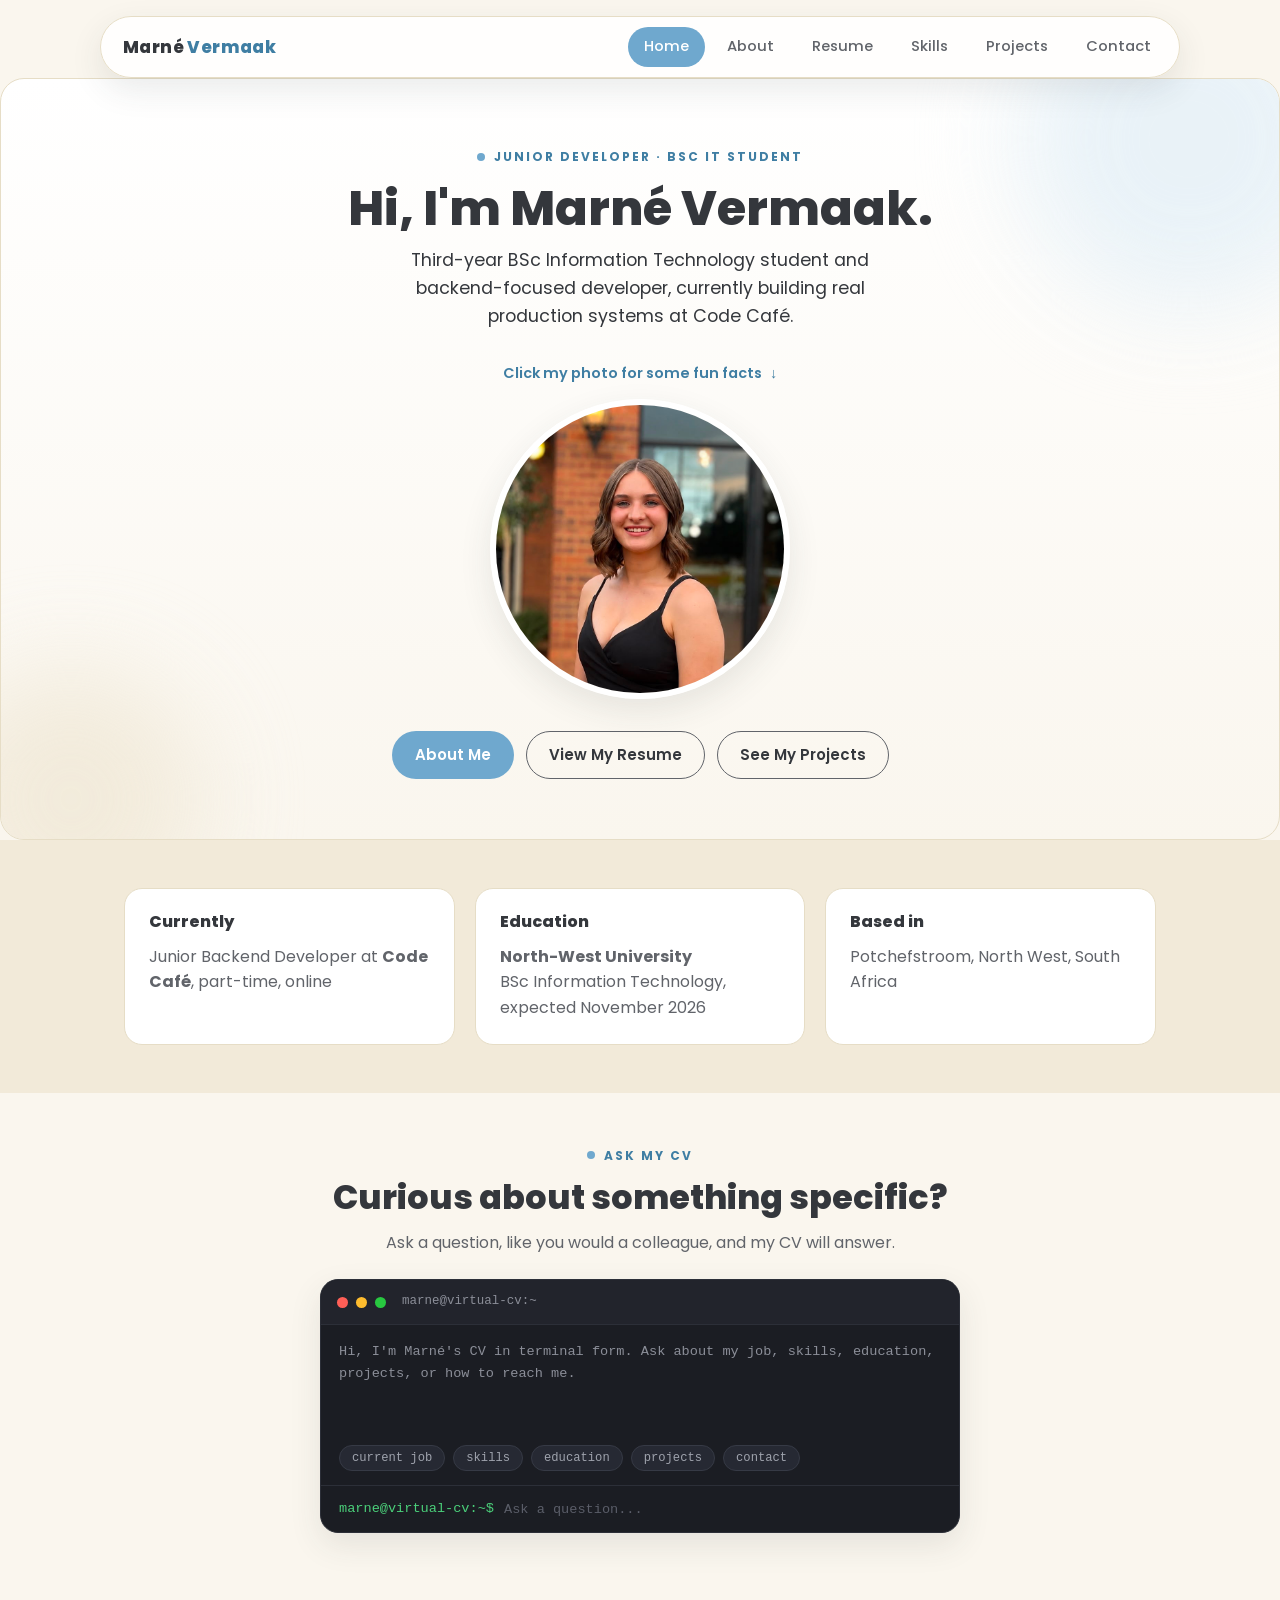
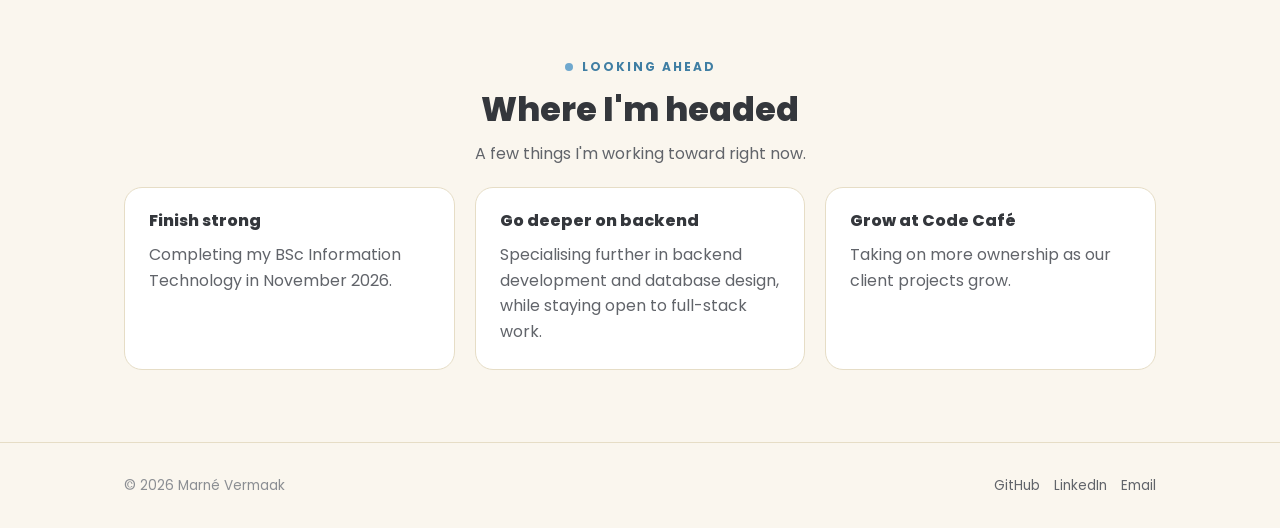
<file: index.html>
<!DOCTYPE html>
<html lang="en">
<head>
<meta charset="UTF-8">
<meta name="viewport" content="width=device-width, initial-scale=1.0">
<title>Marné Vermaak - Backend Developer</title>
<meta name="description" content="Marné Vermaak, third-year BSc IT student and backend developer.">
<link rel="stylesheet" href="css/style.css">
</head>
<body data-page="home">

<nav class="site-nav">
  <div class="wrap">
    <a href="index.html" class="nav-brand">Marné <span>Vermaak</span></a>
    <ul class="nav-links">
      <li><a href="index.html" data-page="home">Home</a></li>
      <li><a href="about.html" data-page="about">About</a></li>
      <li><a href="resume.html" data-page="resume">Resume</a></li>
      <li><a href="skills.html" data-page="skills">Skills</a></li>
      <li><a href="projects.html" data-page="projects">Projects</a></li>
      <li><a href="contact.html" data-page="contact">Contact</a></li>
    </ul>
    <button class="nav-toggle" aria-label="Toggle menu"><span></span><span></span><span></span></button>
  </div>
</nav>

<header class="hero-blobs">
  <div class="wrap" style="padding-top:64px; padding-bottom:60px; text-align:center;">
    <div class="section-label" style="justify-content:center;">Junior Developer &middot; BSc IT Student</div>
    <h1 style="font-size:clamp(2.2rem, 5vw, 3rem); margin-bottom:10px;">Hi, I'm Marné Vermaak.</h1>
    <p class="lede" style="max-width:520px; margin:0 auto 30px auto;">Third-year BSc Information Technology student and backend-focused developer, currently building real production systems at Code Café.</p>

    <div class="flip-hint" style="justify-content:center; width:100%;">Click my photo for some fun facts <span class="arrow">&darr;</span></div>

    <div class="flip-card-wrap">
      <div class="flip-card" id="meetCard" tabindex="0" role="button" aria-pressed="false" aria-label="Click to flip the photo and read more about Marné">
        <div class="flip-card-inner">
          <div class="flip-card-front">
            <img src="assets/headshot.png" alt="Marné Vermaak">
          </div>
          <div class="flip-card-back">
            <h3>A few fun facts</h3>
            <ul class="fact-list">
              <li>&#128062; Dog mum to Nacho &amp; Pepper</li>
              <li>&#128142; Bride-to-be, currently deep in wedding planning</li>
              <li>&#127942; Competitive at sport, but a good sport about it too</li>
              <li>&#128250; Can binge a whole series in a day, no shame</li>
              <li>&#127950; Low-key dream: IT department for an F1 team, someday</li>
              <li>&#128105; Second oldest of four sisters</li>
            </ul>
            <p class="flip-back-hint">Click to flip back</p>
          </div>
        </div>
      </div>
    </div>

    <div class="btn-row" style="justify-content:center; margin-top:32px;">
      <a href="about.html" class="btn btn-primary">About Me</a>
      <a href="resume.html" class="btn btn-outline">View My Resume</a>
      <a href="projects.html" class="btn btn-outline">See My Projects</a>
    </div>
  </div>
</header>

<section class="tight" style="background:var(--surface-alt);">
  <div class="wrap reveal">
    <div style="display:grid; grid-template-columns:repeat(auto-fit, minmax(220px, 1fr)); gap:20px;">
      <div class="card">
        <h3 style="font-size:1rem;">Currently</h3>
        <p style="margin:0;">Junior Backend Developer at <strong>Code Café</strong>, part-time, online</p>
      </div>
      <div class="card">
        <h3 style="font-size:1rem;">Education</h3>
        <p style="margin:0;"><strong>North-West University</strong><br>BSc Information Technology, expected November 2026</p>
      </div>
      <div class="card">
        <h3 style="font-size:1rem;">Based in</h3>
        <p style="margin:0;">Potchefstroom, North West, South Africa</p>
      </div>
    </div>
  </div>
</section>

<section class="tight">
  <div class="wrap reveal" style="text-align:center;">
    <div class="section-label" style="justify-content:center;">Ask My CV</div>
    <h2>Curious about something specific?</h2>
    <p style="max-width:520px; margin:0 auto 24px auto;">Ask a question, like you would a colleague, and my CV will answer.</p>

    <div class="terminal-card">
      <div class="terminal-titlebar">
        <span class="terminal-dot dot-red"></span>
        <span class="terminal-dot dot-yellow"></span>
        <span class="terminal-dot dot-green"></span>
        <span class="terminal-titlebar-label">marne@virtual-cv:~</span>
      </div>
      <div class="terminal-body" id="terminalBody">
        <div class="terminal-line terminal-system">Hi, I'm Marné's CV in terminal form. Ask about my job, skills, education, projects, or how to reach me.</div>
      </div>
      <div class="terminal-chips" id="terminalChips">
        <button type="button" data-q="What's your current job?">current job</button>
        <button type="button" data-q="What are your skills?">skills</button>
        <button type="button" data-q="What's your education?">education</button>
        <button type="button" data-q="What projects have you worked on?">projects</button>
        <button type="button" data-q="How can I contact you?">contact</button>
      </div>
      <form class="terminal-input-row" id="terminalForm">
        <span class="terminal-prompt">marne@virtual-cv:~$</span>
        <input type="text" id="terminalInput" class="terminal-input" placeholder="Ask a question..." autocomplete="off" aria-label="Ask my CV a question">
      </form>
    </div>
  </div>
</section>

<section>
  <div class="wrap reveal" style="text-align:center;">
    <div class="section-label" style="justify-content:center;">Looking Ahead</div>
    <h2>Where I'm headed</h2>
    <p style="max-width:520px; margin:0 auto 20px auto;">A few things I'm working toward right now.</p>
    <div style="display:grid; grid-template-columns:repeat(auto-fit, minmax(220px, 1fr)); gap:20px; margin-top:12px; text-align:left;">
      <div class="card">
        <h3 style="font-size:1rem;">Finish strong</h3>
        <p style="margin:0;">Completing my BSc Information Technology in November 2026.</p>
      </div>
      <div class="card">
        <h3 style="font-size:1rem;">Go deeper on backend</h3>
        <p style="margin:0;">Specialising further in backend development and database design, while staying open to full-stack work.</p>
      </div>
      <div class="card">
        <h3 style="font-size:1rem;">Grow at Code Café</h3>
        <p style="margin:0;">Taking on more ownership as our client projects grow.</p>
      </div>
    </div>
  </div>
</section>

<footer class="site-footer">
  <div class="wrap">
    <div>© 2026 Marné Vermaak</div>
    <div class="footer-socials">
      <a href="https://github.com/nowUCme22" target="_blank" rel="noopener">GitHub</a>
      <a href="https://www.linkedin.com/in/marné-vermaak" target="_blank" rel="noopener">LinkedIn</a>
      <a href="mailto:marnevermaak1@gmail.com">Email</a>
    </div>
  </div>
</footer>

<script src="js/script.js"></script>
<script src="js/terminal.js"></script>
</body>
</html>
</file>
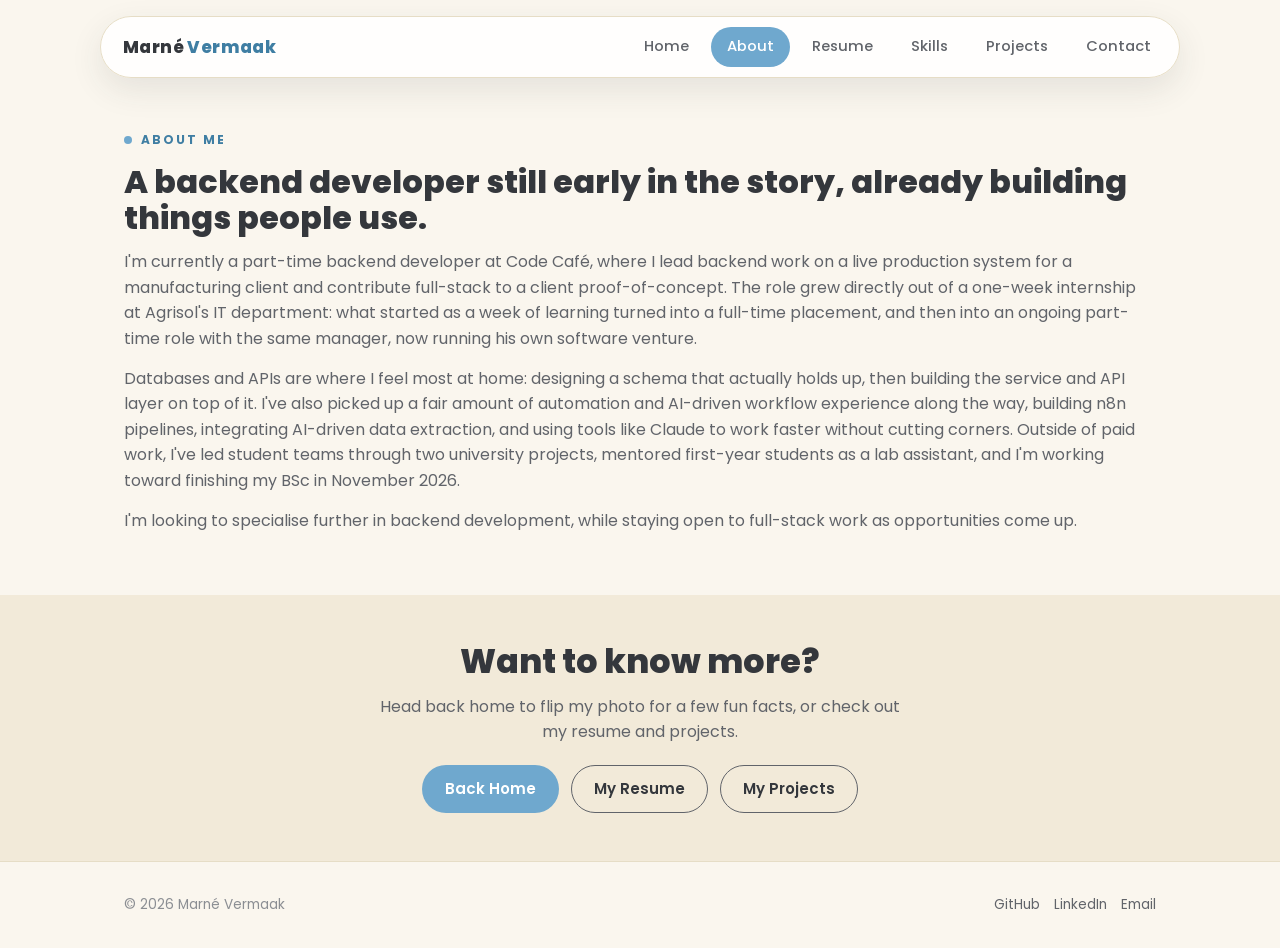
<file: about.html>
<!DOCTYPE html>
<html lang="en">
<head>
<meta charset="UTF-8">
<meta name="viewport" content="width=device-width, initial-scale=1.0">
<title>About - Marné Vermaak</title>
<meta name="description" content="About Marné Vermaak, third-year BSc IT student and backend developer.">
<link rel="stylesheet" href="css/style.css">
</head>
<body data-page="about">

<nav class="site-nav">
  <div class="wrap">
    <a href="index.html" class="nav-brand">Marné <span>Vermaak</span></a>
    <ul class="nav-links">
      <li><a href="index.html" data-page="home">Home</a></li>
      <li><a href="about.html" data-page="about">About</a></li>
      <li><a href="resume.html" data-page="resume">Resume</a></li>
      <li><a href="skills.html" data-page="skills">Skills</a></li>
      <li><a href="projects.html" data-page="projects">Projects</a></li>
      <li><a href="contact.html" data-page="contact">Contact</a></li>
    </ul>
    <button class="nav-toggle" aria-label="Toggle menu"><span></span><span></span><span></span></button>
  </div>
</nav>

<section class="tight">
  <div class="wrap reveal">
    <div class="section-label">About Me</div>
    <h1 style="font-size:2rem;">A backend developer still early in the story, already building things people use.</h1>
    <p>I'm currently a part-time backend developer at Code Café, where I lead backend work on a live production system for a manufacturing client and contribute full-stack to a client proof-of-concept. The role grew directly out of a one-week internship at Agrisol's IT department: what started as a week of learning turned into a full-time placement, and then into an ongoing part-time role with the same manager, now running his own software venture.</p>
    <p>Databases and APIs are where I feel most at home: designing a schema that actually holds up, then building the service and API layer on top of it. I've also picked up a fair amount of automation and AI-driven workflow experience along the way, building n8n pipelines, integrating AI-driven data extraction, and using tools like Claude to work faster without cutting corners. Outside of paid work, I've led student teams through two university projects, mentored first-year students as a lab assistant, and I'm working toward finishing my BSc in November 2026.</p>
    <p>I'm looking to specialise further in backend development, while staying open to full-stack work as opportunities come up.</p>
  </div>
</section>

<section class="tight" style="background:var(--surface-alt);">
  <div class="wrap reveal" style="text-align:center;">
    <h2>Want to know more?</h2>
    <p style="max-width:520px; margin:0 auto 20px auto;">Head back home to flip my photo for a few fun facts, or check out my resume and projects.</p>
    <div class="btn-row" style="justify-content:center;">
      <a href="index.html" class="btn btn-primary">Back Home</a>
      <a href="resume.html" class="btn btn-outline">My Resume</a>
      <a href="projects.html" class="btn btn-outline">My Projects</a>
    </div>
  </div>
</section>

<footer class="site-footer">
  <div class="wrap">
    <div>© 2026 Marné Vermaak</div>
    <div class="footer-socials">
      <a href="https://github.com/nowUCme22" target="_blank" rel="noopener">GitHub</a>
      <a href="https://www.linkedin.com/in/marné-vermaak" target="_blank" rel="noopener">LinkedIn</a>
      <a href="mailto:marnevermaak1@gmail.com">Email</a>
    </div>
  </div>
</footer>

<script src="js/script.js"></script>
</body>
</html>
</file>
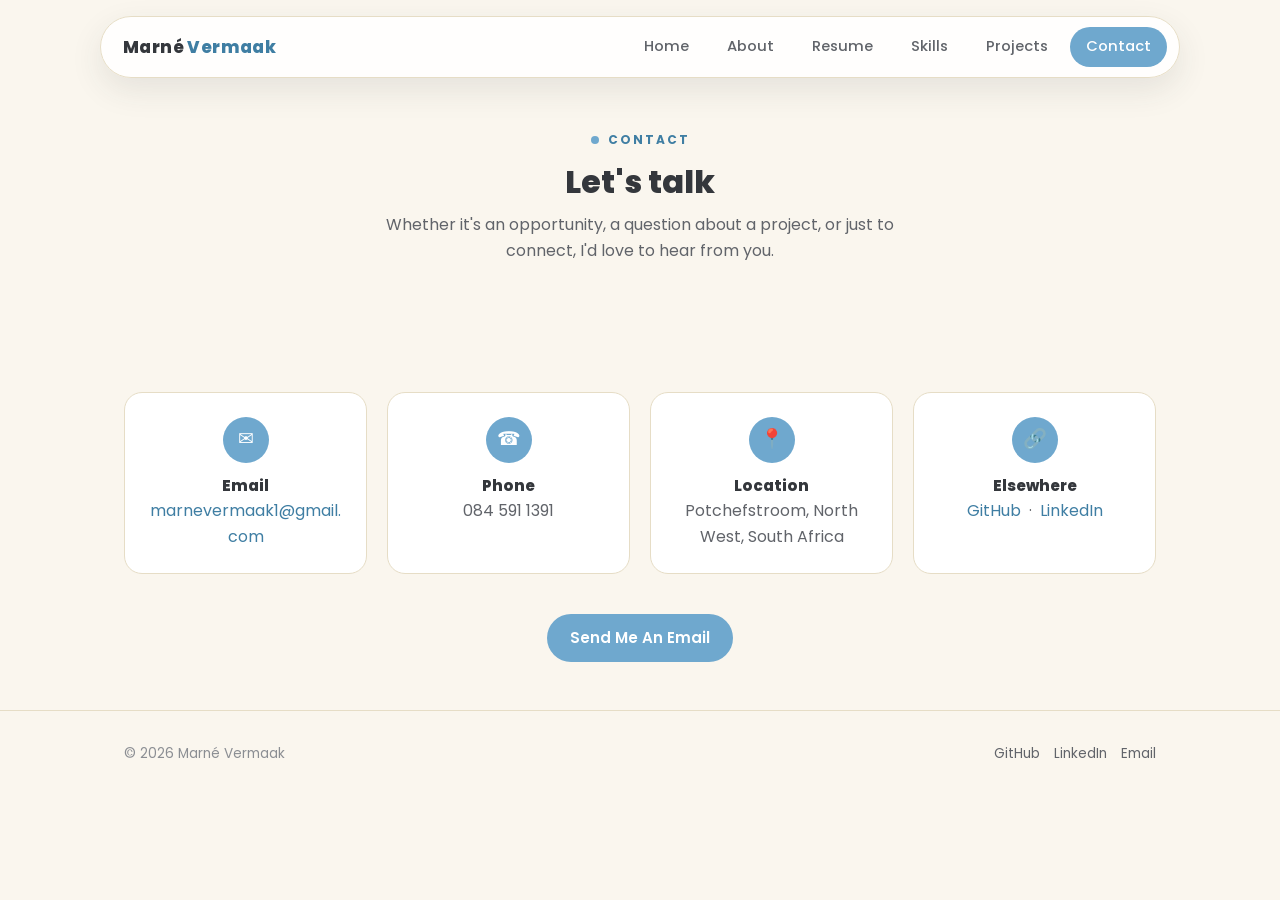
<file: contact.html>
<!DOCTYPE html>
<html lang="en">
<head>
<meta charset="UTF-8">
<meta name="viewport" content="width=device-width, initial-scale=1.0">
<title>Contact - Marné Vermaak</title>
<link rel="stylesheet" href="css/style.css">
<style>
  .contact-grid { display: grid; grid-template-columns: repeat(auto-fit, minmax(240px, 1fr)); gap: 20px; margin-top: 32px; }
  .contact-card { text-align: center; min-width: 0; }
  .contact-icon {
    width: 46px; height: 46px; border-radius: 50%;
    background: var(--blue); color: #fff;
    display: flex; align-items: center; justify-content: center;
    margin: 0 auto 14px auto; font-size: 1.2rem;
  }
  .contact-card h3 { font-size: 0.95rem; margin-bottom: 4px; }
  .contact-card p { margin: 0; overflow-wrap: break-word; word-break: break-word; }
</style>
</head>
<body data-page="contact">

<nav class="site-nav">
  <div class="wrap">
    <a href="index.html" class="nav-brand">Marné <span>Vermaak</span></a>
    <ul class="nav-links">
      <li><a href="index.html" data-page="home">Home</a></li>
      <li><a href="about.html" data-page="about">About</a></li>
      <li><a href="resume.html" data-page="resume">Resume</a></li>
      <li><a href="skills.html" data-page="skills">Skills</a></li>
      <li><a href="projects.html" data-page="projects">Projects</a></li>
      <li><a href="contact.html" data-page="contact">Contact</a></li>
    </ul>
    <button class="nav-toggle" aria-label="Toggle menu"><span></span><span></span><span></span></button>
  </div>
</nav>

<section class="tight">
  <div class="wrap reveal" style="text-align:center;">
    <div class="section-label">Contact</div>
    <h1 style="font-size:2rem;">Let's talk</h1>
    <p style="max-width:520px; margin:0 auto;">Whether it's an opportunity, a question about a project, or just to connect, I'd love to hear from you.</p>
  </div>
</section>

<section class="tight">
  <div class="wrap">
    <div class="contact-grid">
      <div class="card contact-card reveal">
        <div class="contact-icon">&#9993;</div>
        <h3>Email</h3>
        <p><a href="mailto:marnevermaak1@gmail.com">marnevermaak1@gmail.com</a></p>
      </div>
      <div class="card contact-card reveal">
        <div class="contact-icon">&#9742;</div>
        <h3>Phone</h3>
        <p>084 591 1391</p>
      </div>
      <div class="card contact-card reveal">
        <div class="contact-icon">&#128205;</div>
        <h3>Location</h3>
        <p>Potchefstroom, North West, South Africa</p>
      </div>
      <div class="card contact-card reveal">
        <div class="contact-icon">&#128279;</div>
        <h3>Elsewhere</h3>
        <p>
          <a href="https://github.com/nowUCme22" target="_blank" rel="noopener">GitHub</a>
          &nbsp;&middot;&nbsp;
          <a href="https://www.linkedin.com/in/marné-vermaak" target="_blank" rel="noopener">LinkedIn</a>
        </p>
      </div>
    </div>
    <div style="text-align:center; margin-top:40px;">
      <a href="mailto:marnevermaak1@gmail.com" class="btn btn-primary">Send Me An Email</a>
    </div>
  </div>
</section>

<footer class="site-footer">
  <div class="wrap">
    <div>© 2026 Marné Vermaak</div>
    <div class="footer-socials">
      <a href="https://github.com/nowUCme22" target="_blank" rel="noopener">GitHub</a>
      <a href="https://www.linkedin.com/in/marné-vermaak" target="_blank" rel="noopener">LinkedIn</a>
      <a href="mailto:marnevermaak1@gmail.com">Email</a>
    </div>
  </div>
</footer>

<script src="js/script.js"></script>
</body>
</html>
</file>
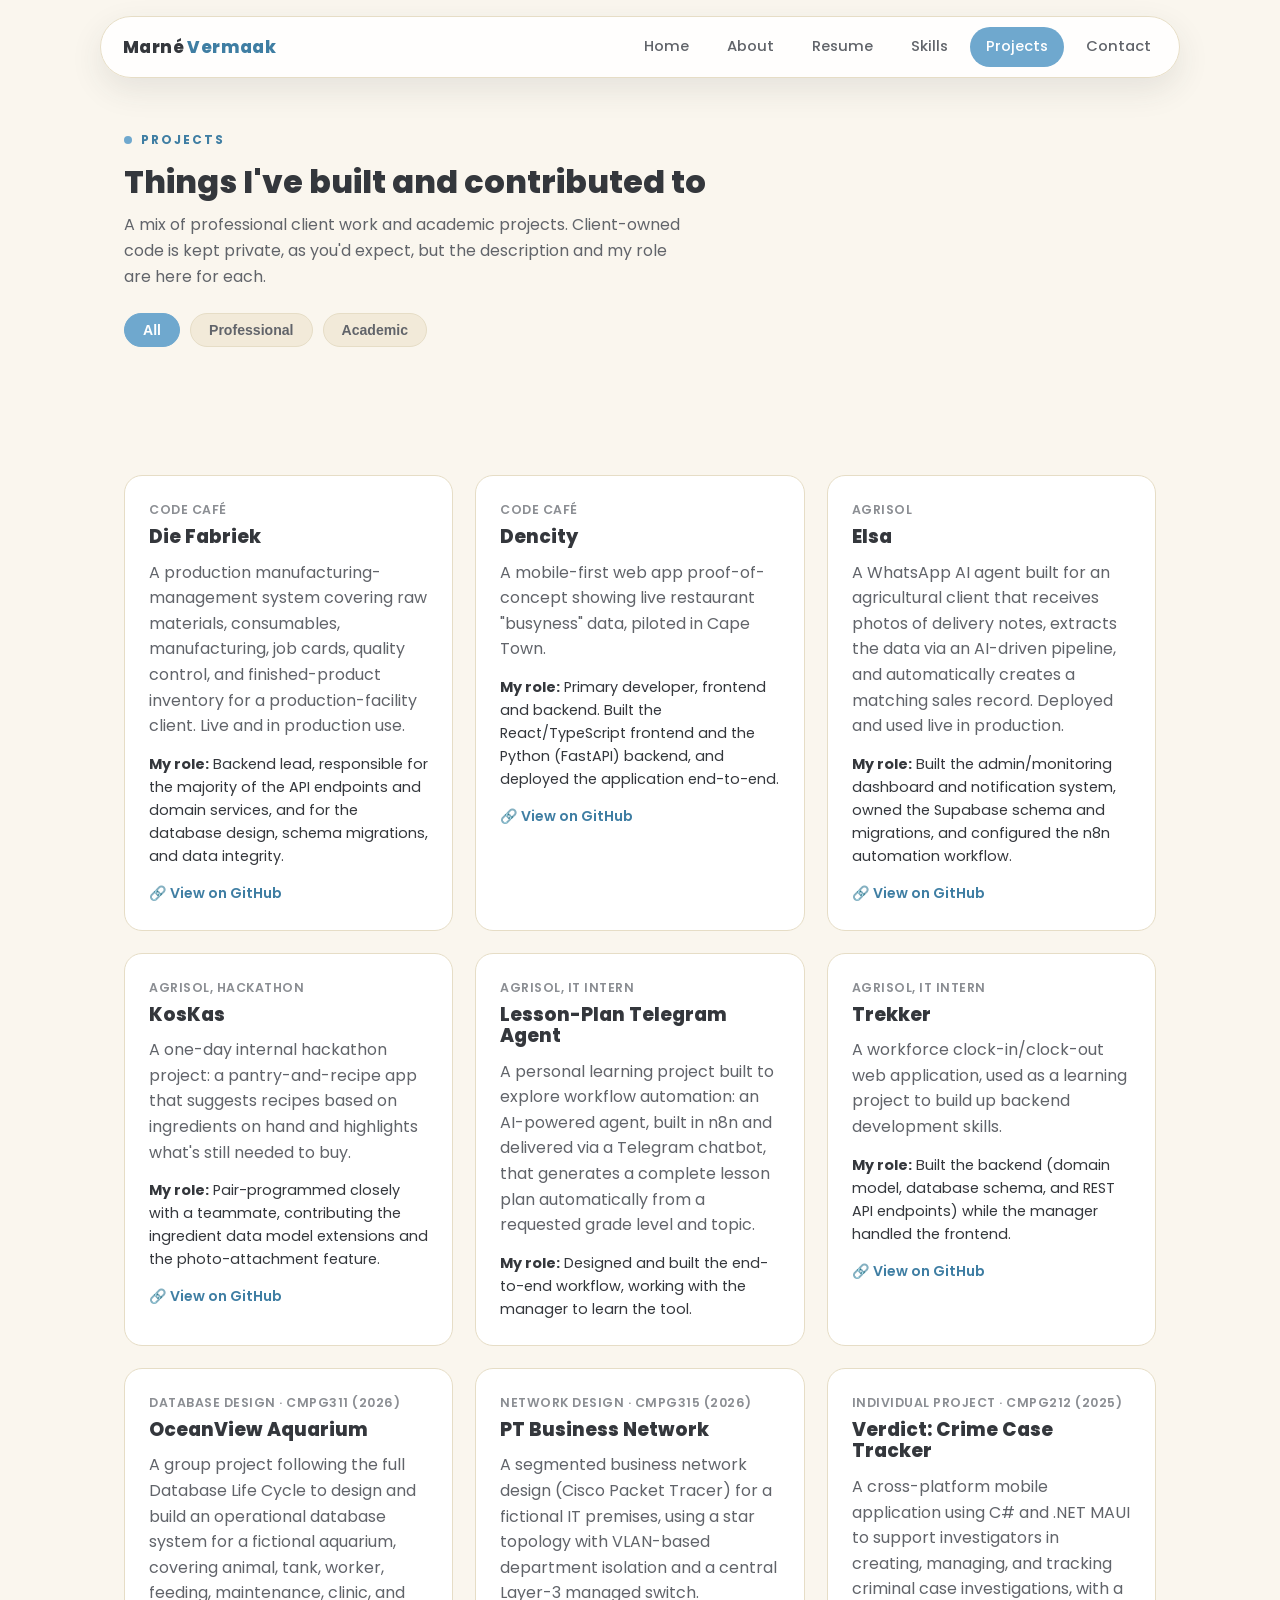
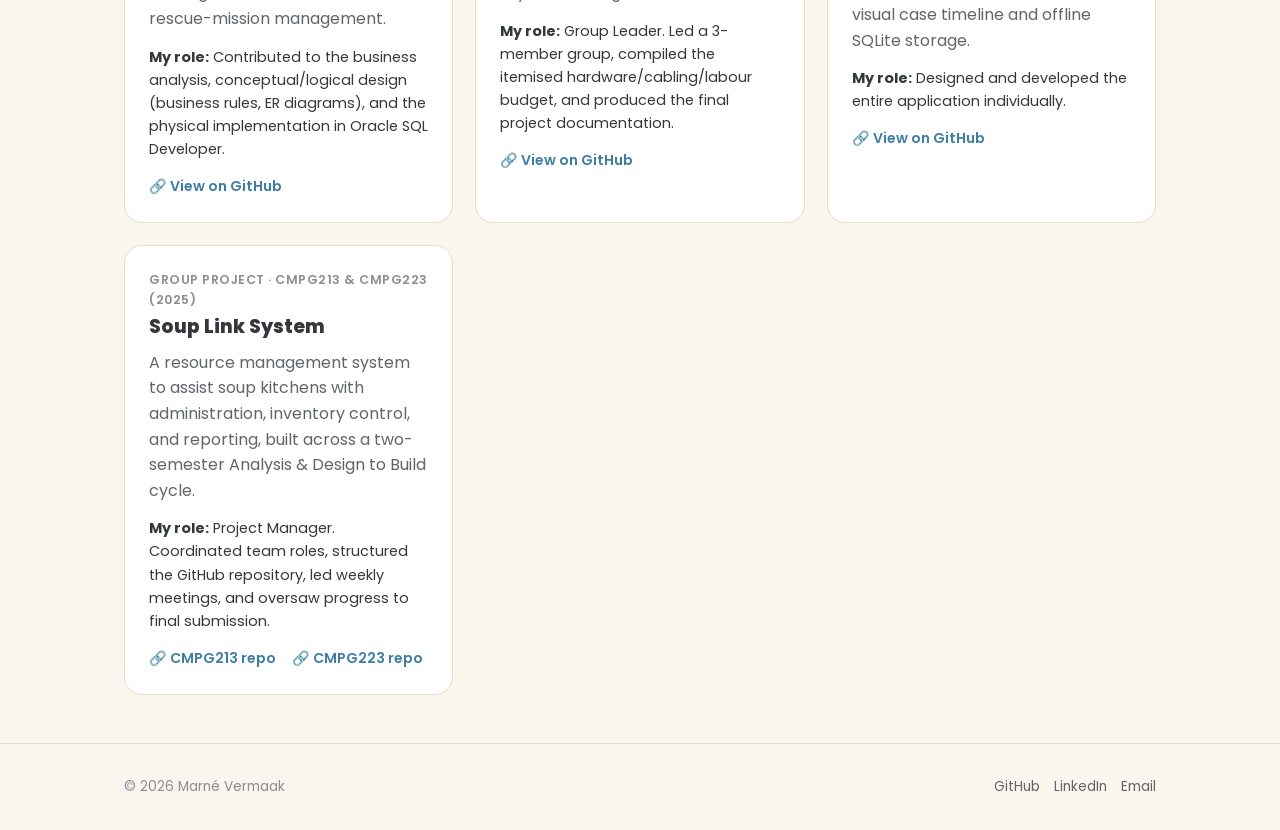
<file: projects.html>
<!DOCTYPE html>
<html lang="en">
<head>
<meta charset="UTF-8">
<meta name="viewport" content="width=device-width, initial-scale=1.0">
<title>Projects - Marné Vermaak</title>
<link rel="stylesheet" href="css/style.css">
<style>
  .filter-bar { display: flex; gap: 10px; flex-wrap: wrap; margin: 24px 0 8px 0; }
  .filter-bar button {
    background: var(--surface-alt);
    border: 1px solid var(--line);
    color: var(--ink-soft);
    padding: 8px 18px;
    border-radius: 999px;
    font-weight: 600;
    font-size: 0.88rem;
    cursor: pointer;
    transition: background 0.2s ease, color 0.2s ease;
  }
  .filter-bar button.active { background: var(--blue); color: #fff; border-color: var(--blue); }
  .projects-grid { display: grid; grid-template-columns: repeat(auto-fit, minmax(300px, 1fr)); gap: 22px; margin-top: 24px; }
  .project-tag { font-size: 0.78rem; color: var(--muted); text-transform: uppercase; letter-spacing: 0.5px; font-weight: 600; margin-bottom: 6px; }
  .project-role { font-size: 0.9rem; margin-top: 10px; }
  .repo-link { display: inline-flex; align-items: center; gap: 6px; margin-top: 14px; font-weight: 600; font-size: 0.88rem; }
  .repo-private { display: inline-flex; align-items: center; gap: 6px; margin-top: 14px; font-size: 0.85rem; color: var(--muted); font-style: italic; }
  .repo-none { display: inline-flex; align-items: center; gap: 6px; margin-top: 14px; font-size: 0.85rem; color: var(--muted); font-style: italic; }
</style>
</head>
<body data-page="projects">

<nav class="site-nav">
  <div class="wrap">
    <a href="index.html" class="nav-brand">Marné <span>Vermaak</span></a>
    <ul class="nav-links">
      <li><a href="index.html" data-page="home">Home</a></li>
      <li><a href="about.html" data-page="about">About</a></li>
      <li><a href="resume.html" data-page="resume">Resume</a></li>
      <li><a href="skills.html" data-page="skills">Skills</a></li>
      <li><a href="projects.html" data-page="projects">Projects</a></li>
      <li><a href="contact.html" data-page="contact">Contact</a></li>
    </ul>
    <button class="nav-toggle" aria-label="Toggle menu"><span></span><span></span><span></span></button>
  </div>
</nav>

<section class="tight">
  <div class="wrap reveal">
    <div class="section-label">Projects</div>
    <h1 style="font-size:2rem;">Things I've built and contributed to</h1>
    <p style="max-width:560px;">A mix of professional client work and academic projects. Client-owned code is kept private, as you'd expect, but the description and my role are here for each.</p>
    <div class="filter-bar">
      <button data-filter="all" class="active">All</button>
      <button data-filter="professional">Professional</button>
      <button data-filter="academic">Academic</button>
    </div>
  </div>
</section>

<section class="tight">
  <div class="wrap">
    <div class="projects-grid">

      <div class="card reveal" data-category="professional">
        <div class="project-tag">Code Café</div>
        <h3>Die Fabriek</h3>
        <p>A production manufacturing-management system covering raw materials, consumables, manufacturing, job cards, quality control, and finished-product inventory for a production-facility client. Live and in production use.</p>
        <div class="project-role"><strong>My role:</strong> Backend lead, responsible for the majority of the API endpoints and domain services, and for the database design, schema migrations, and data integrity.</div>
        <a class="repo-link" href="https://github.com/nowUCme22/die-fabriek" target="_blank" rel="noopener">&#128279; View on GitHub</a>
      </div>

      <div class="card reveal" data-category="professional">
        <div class="project-tag">Code Café</div>
        <h3>Dencity</h3>
        <p>A mobile-first web app proof-of-concept showing live restaurant "busyness" data, piloted in Cape Town.</p>
        <div class="project-role"><strong>My role:</strong> Primary developer, frontend and backend. Built the React/TypeScript frontend and the Python (FastAPI) backend, and deployed the application end-to-end.</div>
        <a class="repo-link" href="https://github.com/nowUCme22/dencity" target="_blank" rel="noopener">&#128279; View on GitHub</a>
      </div>

      <div class="card reveal" data-category="professional">
        <div class="project-tag">Agrisol</div>
        <h3>Elsa</h3>
        <p>A WhatsApp AI agent built for an agricultural client that receives photos of delivery notes, extracts the data via an AI-driven pipeline, and automatically creates a matching sales record. Deployed and used live in production.</p>
        <div class="project-role"><strong>My role:</strong> Built the admin/monitoring dashboard and notification system, owned the Supabase schema and migrations, and configured the n8n automation workflow.</div>
        <a class="repo-link" href="https://github.com/nowUCme22/elsa" target="_blank" rel="noopener">&#128279; View on GitHub</a>
      </div>

      <div class="card reveal" data-category="professional">
        <div class="project-tag">Agrisol, Hackathon</div>
        <h3>KosKas</h3>
        <p>A one-day internal hackathon project: a pantry-and-recipe app that suggests recipes based on ingredients on hand and highlights what's still needed to buy.</p>
        <div class="project-role"><strong>My role:</strong> Pair-programmed closely with a teammate, contributing the ingredient data model extensions and the photo-attachment feature.</div>
        <a class="repo-link" href="https://github.com/nowUCme22/koskas" target="_blank" rel="noopener">&#128279; View on GitHub</a>
      </div>

      <div class="card reveal" data-category="professional">
        <div class="project-tag">Agrisol, IT Intern</div>
        <h3>Lesson-Plan Telegram Agent</h3>
        <p>A personal learning project built to explore workflow automation: an AI-powered agent, built in n8n and delivered via a Telegram chatbot, that generates a complete lesson plan automatically from a requested grade level and topic.</p>
        <div class="project-role"><strong>My role:</strong> Designed and built the end-to-end workflow, working with the manager to learn the tool.</div>
      </div>

      <div class="card reveal" data-category="professional">
        <div class="project-tag">Agrisol, IT Intern</div>
        <h3>Trekker</h3>
        <p>A workforce clock-in/clock-out web application, used as a learning project to build up backend development skills.</p>
        <div class="project-role"><strong>My role:</strong> Built the backend (domain model, database schema, and REST API endpoints) while the manager handled the frontend.</div>
        <a class="repo-link" href="https://github.com/nowUCme22/trekker" target="_blank" rel="noopener">&#128279; View on GitHub</a>
      </div>

      <div class="card reveal" data-category="academic">
        <div class="project-tag">Database Design &middot; CMPG311 (2026)</div>
        <h3>OceanView Aquarium</h3>
        <p>A group project following the full Database Life Cycle to design and build an operational database system for a fictional aquarium, covering animal, tank, worker, feeding, maintenance, clinic, and rescue-mission management.</p>
        <div class="project-role"><strong>My role:</strong> Contributed to the business analysis, conceptual/logical design (business rules, ER diagrams), and the physical implementation in Oracle SQL Developer.</div>
        <a class="repo-link" href="https://github.com/nowUCme22/CMPG311" target="_blank" rel="noopener">&#128279; View on GitHub</a>
      </div>

      <div class="card reveal" data-category="academic">
        <div class="project-tag">Network Design &middot; CMPG315 (2026)</div>
        <h3>PT Business Network</h3>
        <p>A segmented business network design (Cisco Packet Tracer) for a fictional IT premises, using a star topology with VLAN-based department isolation and a central Layer-3 managed switch.</p>
        <div class="project-role"><strong>My role:</strong> Group Leader. Led a 3-member group, compiled the itemised hardware/cabling/labour budget, and produced the final project documentation.</div>
        <a class="repo-link" href="https://github.com/nowUCme22/CMPG315" target="_blank" rel="noopener">&#128279; View on GitHub</a>
      </div>

      <div class="card reveal" data-category="academic">
        <div class="project-tag">Individual Project &middot; CMPG212 (2025)</div>
        <h3>Verdict: Crime Case Tracker</h3>
        <p>A cross-platform mobile application using C# and .NET MAUI to support investigators in creating, managing, and tracking criminal case investigations, with a visual case timeline and offline SQLite storage.</p>
        <div class="project-role"><strong>My role:</strong> Designed and developed the entire application individually.</div>
        <a class="repo-link" href="https://github.com/nowUCme22/CMPG212/tree/main/Project%203%20-%20Verdict" target="_blank" rel="noopener">&#128279; View on GitHub</a>
      </div>

      <div class="card reveal" data-category="academic">
        <div class="project-tag">Group Project &middot; CMPG213 &amp; CMPG223 (2025)</div>
        <h3>Soup Link System</h3>
        <p>A resource management system to assist soup kitchens with administration, inventory control, and reporting, built across a two-semester Analysis &amp; Design to Build cycle.</p>
        <div class="project-role"><strong>My role:</strong> Project Manager. Coordinated team roles, structured the GitHub repository, led weekly meetings, and oversaw progress to final submission.</div>
        <a class="repo-link" href="https://github.com/nowUCme22/CMPG213" target="_blank" rel="noopener">&#128279; CMPG213 repo</a>
        &nbsp;&nbsp;
        <a class="repo-link" href="https://github.com/nowUCme22/CMPG223" target="_blank" rel="noopener">&#128279; CMPG223 repo</a>
      </div>

    </div>
  </div>
</section>

<footer class="site-footer">
  <div class="wrap">
    <div>© 2026 Marné Vermaak</div>
    <div class="footer-socials">
      <a href="https://github.com/nowUCme22" target="_blank" rel="noopener">GitHub</a>
      <a href="https://www.linkedin.com/in/marné-vermaak" target="_blank" rel="noopener">LinkedIn</a>
      <a href="mailto:marnevermaak1@gmail.com">Email</a>
    </div>
  </div>
</footer>

<script src="js/script.js"></script>
</body>
</html>
</file>
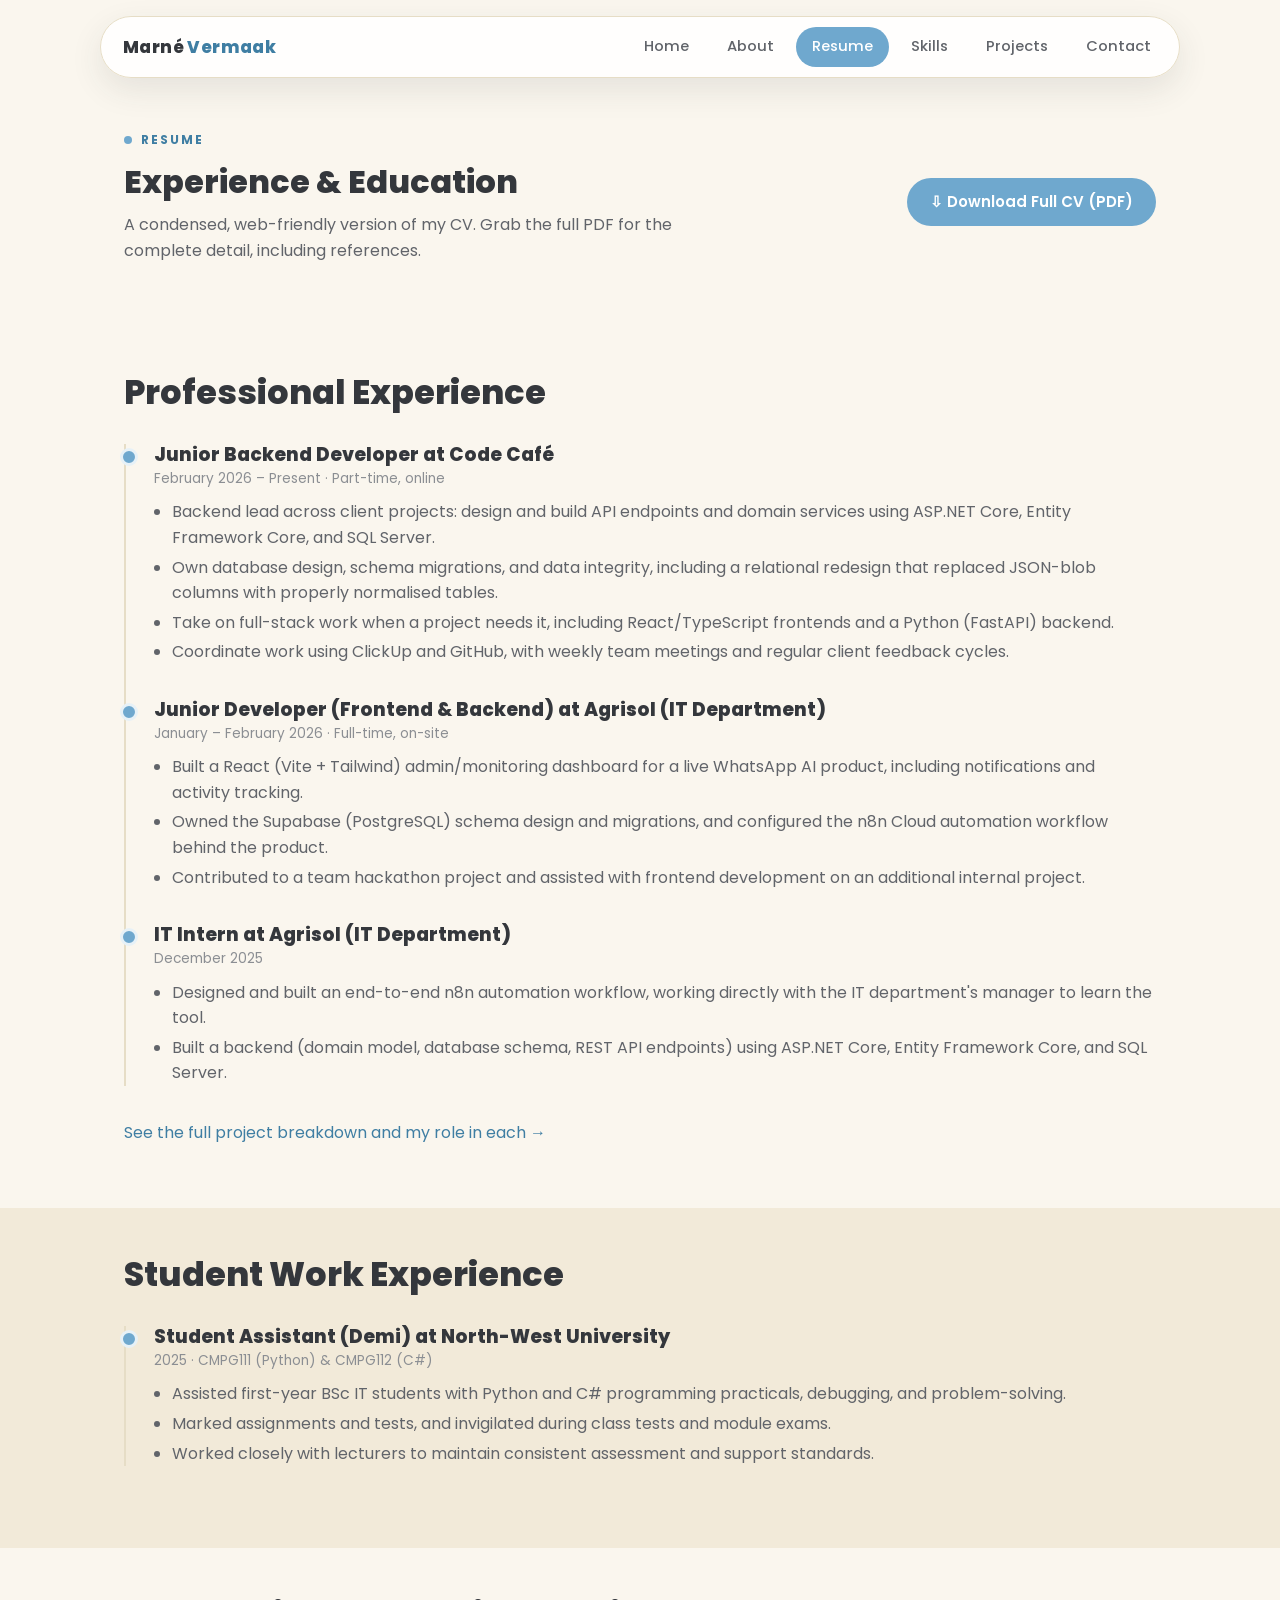
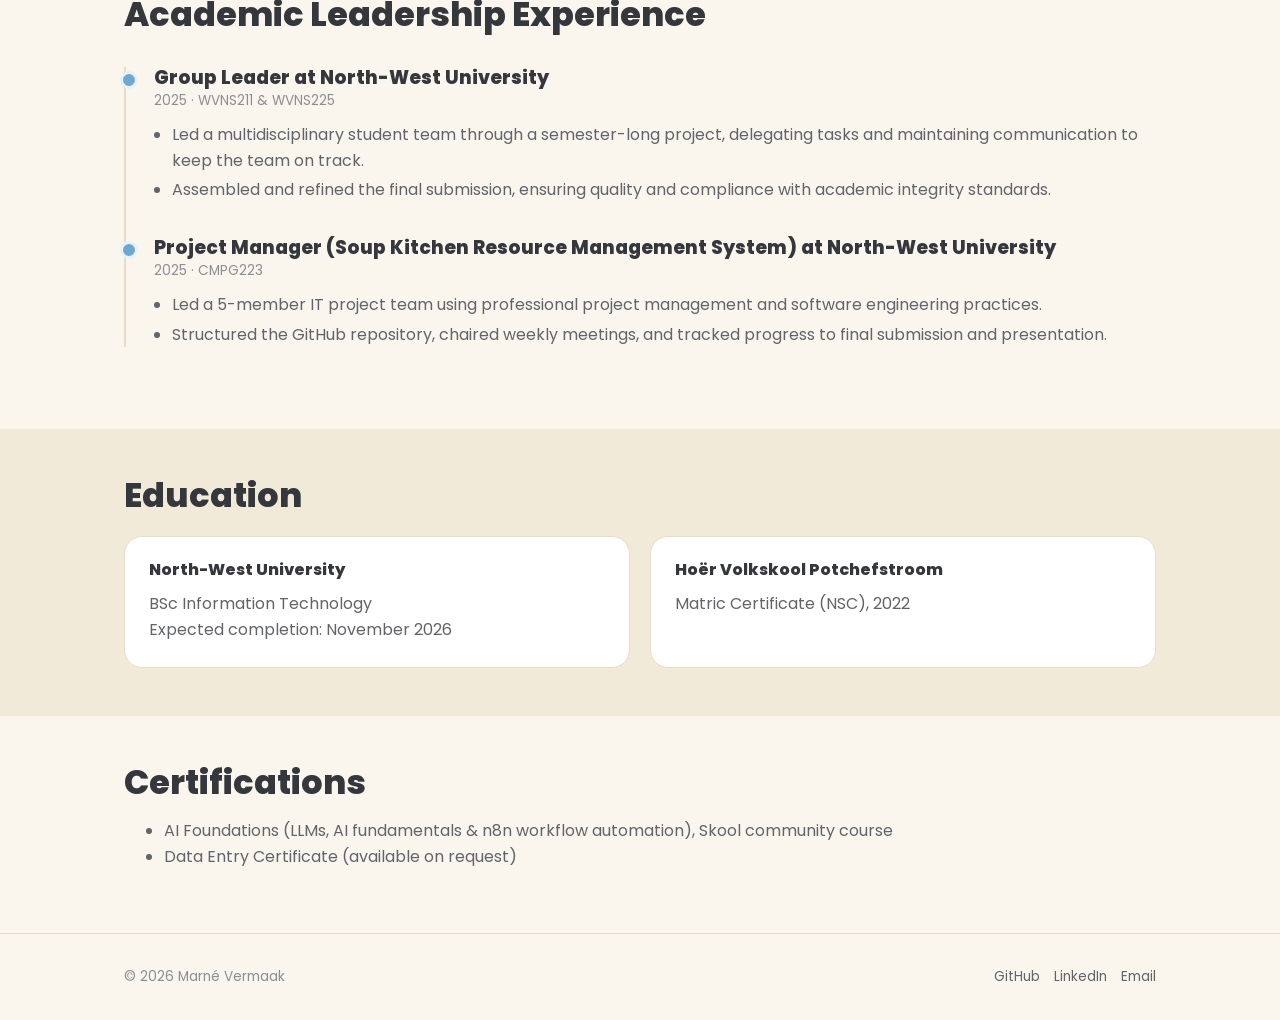
<file: resume.html>
<!DOCTYPE html>
<html lang="en">
<head>
<meta charset="UTF-8">
<meta name="viewport" content="width=device-width, initial-scale=1.0">
<title>Resume - Marné Vermaak</title>
<link rel="stylesheet" href="css/style.css">
<style>
  .timeline { border-left: 2px solid var(--line); padding-left: 28px; margin-top: 32px; }
  .timeline-item { position: relative; margin-bottom: 34px; }
  .timeline-item::before {
    content: '';
    position: absolute;
    left: -34px;
    top: 4px;
    width: 12px;
    height: 12px;
    border-radius: 50%;
    background: var(--blue);
    border: 3px solid var(--blue-soft);
  }
  .timeline-item h3 { margin-bottom: 2px; }
  .timeline-dates { font-size: 0.85rem; color: var(--muted); margin-bottom: 10px; }
  .timeline-item ul { margin: 8px 0 0 0; padding-left: 18px; color: var(--ink-soft); }
  .timeline-item li { margin-bottom: 4px; }
  .edu-grid { display: grid; grid-template-columns: repeat(auto-fit, minmax(260px, 1fr)); gap: 20px; margin-top: 20px; }
</style>
</head>
<body data-page="resume">

<nav class="site-nav">
  <div class="wrap">
    <a href="index.html" class="nav-brand">Marné <span>Vermaak</span></a>
    <ul class="nav-links">
      <li><a href="index.html" data-page="home">Home</a></li>
      <li><a href="about.html" data-page="about">About</a></li>
      <li><a href="resume.html" data-page="resume">Resume</a></li>
      <li><a href="skills.html" data-page="skills">Skills</a></li>
      <li><a href="projects.html" data-page="projects">Projects</a></li>
      <li><a href="contact.html" data-page="contact">Contact</a></li>
    </ul>
    <button class="nav-toggle" aria-label="Toggle menu"><span></span><span></span><span></span></button>
  </div>
</nav>

<section class="tight">
  <div class="wrap reveal" style="display:flex; justify-content:space-between; align-items:center; flex-wrap:wrap; gap:16px;">
    <div>
      <div class="section-label">Resume</div>
      <h1 style="font-size:2rem;">Experience &amp; Education</h1>
      <p style="max-width:560px;">A condensed, web-friendly version of my CV. Grab the full PDF for the complete detail, including references.</p>
    </div>
    <a href="assets/Marne_Vermaak_CV.pdf" class="btn btn-primary" download>&#8681; Download Full CV (PDF)</a>
  </div>
</section>

<section class="tight">
  <div class="wrap reveal">
    <h2>Professional Experience</h2>
    <div class="timeline">
      <div class="timeline-item">
        <h3>Junior Backend Developer at Code Café</h3>
        <div class="timeline-dates">February 2026 – Present · Part-time, online</div>
        <ul>
          <li>Backend lead across client projects: design and build API endpoints and domain services using ASP.NET Core, Entity Framework Core, and SQL Server.</li>
          <li>Own database design, schema migrations, and data integrity, including a relational redesign that replaced JSON-blob columns with properly normalised tables.</li>
          <li>Take on full-stack work when a project needs it, including React/TypeScript frontends and a Python (FastAPI) backend.</li>
          <li>Coordinate work using ClickUp and GitHub, with weekly team meetings and regular client feedback cycles.</li>
        </ul>
      </div>
      <div class="timeline-item">
        <h3>Junior Developer (Frontend &amp; Backend) at Agrisol (IT Department)</h3>
        <div class="timeline-dates">January – February 2026 · Full-time, on-site</div>
        <ul>
          <li>Built a React (Vite + Tailwind) admin/monitoring dashboard for a live WhatsApp AI product, including notifications and activity tracking.</li>
          <li>Owned the Supabase (PostgreSQL) schema design and migrations, and configured the n8n Cloud automation workflow behind the product.</li>
          <li>Contributed to a team hackathon project and assisted with frontend development on an additional internal project.</li>
        </ul>
      </div>
      <div class="timeline-item">
        <h3>IT Intern at Agrisol (IT Department)</h3>
        <div class="timeline-dates">December 2025</div>
        <ul>
          <li>Designed and built an end-to-end n8n automation workflow, working directly with the IT department's manager to learn the tool.</li>
          <li>Built a backend (domain model, database schema, REST API endpoints) using ASP.NET Core, Entity Framework Core, and SQL Server.</li>
        </ul>
      </div>
    </div>
    <p style="margin-top:8px;"><a href="projects.html">See the full project breakdown and my role in each →</a></p>
  </div>
</section>

<section class="tight" style="background:var(--surface-alt);">
  <div class="wrap reveal">
    <h2>Student Work Experience</h2>
    <div class="timeline">
      <div class="timeline-item">
        <h3>Student Assistant (Demi) at North-West University</h3>
        <div class="timeline-dates">2025 &middot; CMPG111 (Python) &amp; CMPG112 (C#)</div>
        <ul>
          <li>Assisted first-year BSc IT students with Python and C# programming practicals, debugging, and problem-solving.</li>
          <li>Marked assignments and tests, and invigilated during class tests and module exams.</li>
          <li>Worked closely with lecturers to maintain consistent assessment and support standards.</li>
        </ul>
      </div>
    </div>
  </div>
</section>

<section class="tight">
  <div class="wrap reveal">
    <h2>Academic Leadership Experience</h2>
    <div class="timeline">
      <div class="timeline-item">
        <h3>Group Leader at North-West University</h3>
        <div class="timeline-dates">2025 &middot; WVNS211 &amp; WVNS225</div>
        <ul>
          <li>Led a multidisciplinary student team through a semester-long project, delegating tasks and maintaining communication to keep the team on track.</li>
          <li>Assembled and refined the final submission, ensuring quality and compliance with academic integrity standards.</li>
        </ul>
      </div>
      <div class="timeline-item">
        <h3>Project Manager (Soup Kitchen Resource Management System) at North-West University</h3>
        <div class="timeline-dates">2025 &middot; CMPG223</div>
        <ul>
          <li>Led a 5-member IT project team using professional project management and software engineering practices.</li>
          <li>Structured the GitHub repository, chaired weekly meetings, and tracked progress to final submission and presentation.</li>
        </ul>
      </div>
    </div>
  </div>
</section>

<section class="tight" style="background:var(--surface-alt);">
  <div class="wrap reveal">
    <h2>Education</h2>
    <div class="edu-grid">
      <div class="card">
        <h3 style="font-size:1rem;">North-West University</h3>
        <p style="margin:0;">BSc Information Technology<br>Expected completion: November 2026</p>
      </div>
      <div class="card">
        <h3 style="font-size:1rem;">Hoër Volkskool Potchefstroom</h3>
        <p style="margin:0;">Matric Certificate (NSC), 2022</p>
      </div>
    </div>
  </div>
</section>

<section class="tight">
  <div class="wrap reveal">
    <h2>Certifications</h2>
    <ul style="color:var(--ink-soft);">
      <li>AI Foundations (LLMs, AI fundamentals &amp; n8n workflow automation), Skool community course</li>
      <li>Data Entry Certificate (available on request)</li>
    </ul>
  </div>
</section>

<footer class="site-footer">
  <div class="wrap">
    <div>© 2026 Marné Vermaak</div>
    <div class="footer-socials">
      <a href="https://github.com/nowUCme22" target="_blank" rel="noopener">GitHub</a>
      <a href="https://www.linkedin.com/in/marné-vermaak" target="_blank" rel="noopener">LinkedIn</a>
      <a href="mailto:marnevermaak1@gmail.com">Email</a>
    </div>
  </div>
</footer>

<script src="js/script.js"></script>
</body>
</html>
</file>
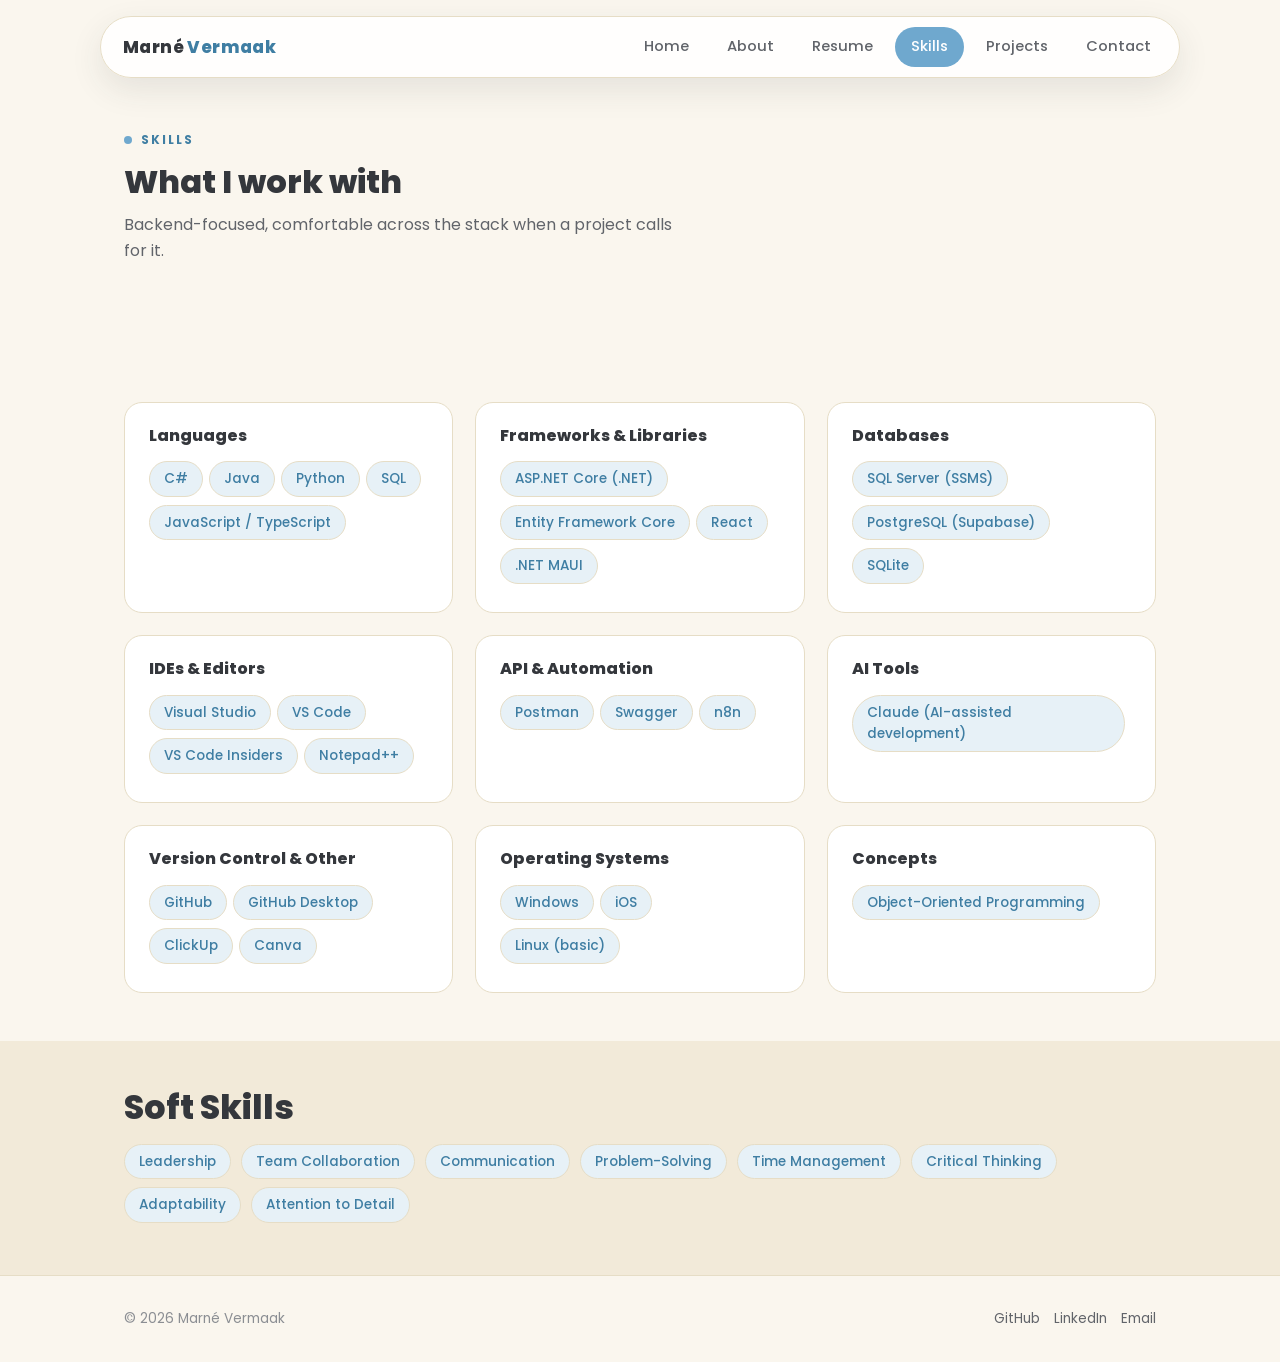
<file: skills.html>
<!DOCTYPE html>
<html lang="en">
<head>
<meta charset="UTF-8">
<meta name="viewport" content="width=device-width, initial-scale=1.0">
<title>Skills - Marné Vermaak</title>
<link rel="stylesheet" href="css/style.css">
<style>
  .skills-grid { display: grid; grid-template-columns: repeat(auto-fit, minmax(280px, 1fr)); gap: 22px; margin-top: 28px; }
  .skill-card h3 { font-size: 1rem; margin-bottom: 12px; }
</style>
</head>
<body data-page="skills">

<nav class="site-nav">
  <div class="wrap">
    <a href="index.html" class="nav-brand">Marné <span>Vermaak</span></a>
    <ul class="nav-links">
      <li><a href="index.html" data-page="home">Home</a></li>
      <li><a href="about.html" data-page="about">About</a></li>
      <li><a href="resume.html" data-page="resume">Resume</a></li>
      <li><a href="skills.html" data-page="skills">Skills</a></li>
      <li><a href="projects.html" data-page="projects">Projects</a></li>
      <li><a href="contact.html" data-page="contact">Contact</a></li>
    </ul>
    <button class="nav-toggle" aria-label="Toggle menu"><span></span><span></span><span></span></button>
  </div>
</nav>

<section class="tight">
  <div class="wrap reveal">
    <div class="section-label">Skills</div>
    <h1 style="font-size:2rem;">What I work with</h1>
    <p style="max-width:560px;">Backend-focused, comfortable across the stack when a project calls for it.</p>
  </div>
</section>

<section class="tight">
  <div class="wrap">
    <div class="skills-grid">
      <div class="card skill-card reveal">
        <h3>Languages</h3>
        <div><span class="pill-tag">C#</span><span class="pill-tag">Java</span><span class="pill-tag">Python</span><span class="pill-tag">SQL</span><span class="pill-tag">JavaScript / TypeScript</span></div>
      </div>
      <div class="card skill-card reveal">
        <h3>Frameworks &amp; Libraries</h3>
        <div><span class="pill-tag">ASP.NET Core (.NET)</span><span class="pill-tag">Entity Framework Core</span><span class="pill-tag">React</span><span class="pill-tag">.NET MAUI</span></div>
      </div>
      <div class="card skill-card reveal">
        <h3>Databases</h3>
        <div><span class="pill-tag">SQL Server (SSMS)</span><span class="pill-tag">PostgreSQL (Supabase)</span><span class="pill-tag">SQLite</span></div>
      </div>
      <div class="card skill-card reveal">
        <h3>IDEs &amp; Editors</h3>
        <div><span class="pill-tag">Visual Studio</span><span class="pill-tag">VS Code</span><span class="pill-tag">VS Code Insiders</span><span class="pill-tag">Notepad++</span></div>
      </div>
      <div class="card skill-card reveal">
        <h3>API &amp; Automation</h3>
        <div><span class="pill-tag">Postman</span><span class="pill-tag">Swagger</span><span class="pill-tag">n8n</span></div>
      </div>
      <div class="card skill-card reveal">
        <h3>AI Tools</h3>
        <div><span class="pill-tag">Claude (AI-assisted development)</span></div>
      </div>
      <div class="card skill-card reveal">
        <h3>Version Control &amp; Other</h3>
        <div><span class="pill-tag">GitHub</span><span class="pill-tag">GitHub Desktop</span><span class="pill-tag">ClickUp</span><span class="pill-tag">Canva</span></div>
      </div>
      <div class="card skill-card reveal">
        <h3>Operating Systems</h3>
        <div><span class="pill-tag">Windows</span><span class="pill-tag">iOS</span><span class="pill-tag">Linux (basic)</span></div>
      </div>
      <div class="card skill-card reveal">
        <h3>Concepts</h3>
        <div><span class="pill-tag">Object-Oriented Programming</span></div>
      </div>
    </div>
  </div>
</section>

<section class="tight" style="background:var(--surface-alt);">
  <div class="wrap reveal">
    <h2>Soft Skills</h2>
    <div>
      <span class="pill-tag">Leadership</span>
      <span class="pill-tag">Team Collaboration</span>
      <span class="pill-tag">Communication</span>
      <span class="pill-tag">Problem-Solving</span>
      <span class="pill-tag">Time Management</span>
      <span class="pill-tag">Critical Thinking</span>
      <span class="pill-tag">Adaptability</span>
      <span class="pill-tag">Attention to Detail</span>
    </div>
  </div>
</section>

<footer class="site-footer">
  <div class="wrap">
    <div>© 2026 Marné Vermaak</div>
    <div class="footer-socials">
      <a href="https://github.com/nowUCme22" target="_blank" rel="noopener">GitHub</a>
      <a href="https://www.linkedin.com/in/marné-vermaak" target="_blank" rel="noopener">LinkedIn</a>
      <a href="mailto:marnevermaak1@gmail.com">Email</a>
    </div>
  </div>
</footer>

<script src="js/script.js"></script>
</body>
</html>
</file>
<file: css/style.css>
@import url('https://fonts.googleapis.com/css2?family=Poppins:wght@400;500;600;700;800&display=swap');

:root {
  --cream: #faf6ee;
  --cream-deep: #f0e8d6;
  --ink: #34373c;
  --ink-soft: #61646a;
  --muted: #8b8e93;
  --line: #e6ddc6;
  --surface: #ffffff;
  --surface-alt: #f2ead9;
  --blue: #6fa8ce;
  --blue-dark: #3f7ea3;
  --blue-soft: #e7f1f7;
  --shadow: 0 12px 32px rgba(52, 55, 60, 0.10);
  --radius: 18px;
  --max-width: 1080px;
}

* { box-sizing: border-box; }

html { scroll-behavior: smooth; }

body {
  margin: 0;
  font-family: 'Poppins', 'Segoe UI', Arial, sans-serif;
  color: var(--ink);
  background: var(--cream);
  line-height: 1.6;
  font-size: 16px;
}

img { max-width: 100%; display: block; }

a { color: var(--blue-dark); text-decoration: none; }
a:hover { color: var(--ink); }

.wrap {
  max-width: var(--max-width);
  margin: 0 auto;
  padding: 0 24px;
}

/* ---------- Nav (floating pill) ---------- */
.site-nav {
  position: sticky;
  top: 0;
  z-index: 50;
  padding: 16px 20px 0 20px;
}
.site-nav .wrap {
  display: flex;
  align-items: center;
  justify-content: space-between;
  height: 62px;
  background: rgba(255, 255, 255, 0.88);
  backdrop-filter: blur(10px);
  border: 1px solid var(--line);
  border-radius: 999px;
  padding: 0 12px 0 22px;
  box-shadow: var(--shadow);
}
.nav-brand {
  font-weight: 800;
  font-size: 1.05rem;
  letter-spacing: 0.4px;
  color: var(--ink);
}
.nav-brand span { color: var(--blue-dark); }
.nav-links {
  display: flex;
  gap: 6px;
  list-style: none;
  margin: 0;
  padding: 0;
}
.nav-links a {
  display: inline-block;
  padding: 8px 16px;
  border-radius: 999px;
  color: var(--ink-soft);
  font-weight: 500;
  font-size: 0.92rem;
  transition: background 0.2s ease, color 0.2s ease;
}
.nav-links a:hover { background: var(--blue-soft); color: var(--blue-dark); }
.nav-links a.active { background: var(--blue); color: #fff; }
.nav-toggle {
  display: none;
  background: none;
  border: none;
  cursor: pointer;
  width: 40px;
  height: 40px;
  position: relative;
}
.nav-toggle span {
  position: absolute;
  left: 8px;
  right: 8px;
  height: 2px;
  background: var(--ink);
  transition: transform 0.25s ease, opacity 0.25s ease;
}
.nav-toggle span:nth-child(1) { top: 13px; }
.nav-toggle span:nth-child(2) { top: 19px; }
.nav-toggle span:nth-child(3) { top: 25px; }
.nav-toggle.is-open span:nth-child(1) { transform: translateY(6px) rotate(45deg); }
.nav-toggle.is-open span:nth-child(2) { opacity: 0; }
.nav-toggle.is-open span:nth-child(3) { transform: translateY(-6px) rotate(-45deg); }

/* ---------- Buttons ---------- */
.btn {
  display: inline-flex;
  align-items: center;
  gap: 8px;
  padding: 11px 22px;
  border-radius: 999px;
  font-weight: 600;
  font-size: 0.94rem;
  border: 1.5px solid transparent;
  cursor: pointer;
  transition: transform 0.15s ease, box-shadow 0.15s ease, background 0.2s ease;
}
.btn:hover { transform: translateY(-2px); }
.btn-primary { background: var(--blue); color: #fff; }
.btn-primary:hover { background: var(--blue-dark); color: #fff; box-shadow: var(--shadow); }
.btn-outline { background: transparent; border-color: var(--ink-soft); color: var(--ink); }
.btn-outline:hover { border-color: var(--blue-dark); color: var(--blue-dark); }
.btn-row { display: flex; gap: 12px; flex-wrap: wrap; }

/* ---------- Pills / tags ---------- */
.pill-tag {
  display: inline-block;
  background: var(--blue-soft);
  border: 1px solid var(--line);
  color: var(--blue-dark);
  padding: 6px 14px;
  border-radius: 999px;
  font-size: 0.85rem;
  font-weight: 500;
  margin: 4px 6px 4px 0;
}
.section-label {
  display: inline-flex;
  align-items: center;
  gap: 9px;
  color: var(--blue-dark);
  text-transform: uppercase;
  letter-spacing: 2px;
  font-size: 0.75rem;
  font-weight: 700;
  margin-bottom: 14px;
}
.section-label::before {
  content: '';
  width: 8px;
  height: 8px;
  border-radius: 50%;
  background: var(--blue);
  display: inline-block;
}

/* ---------- Sections ---------- */
section { padding: 72px 0; }
section.tight { padding: 48px 0; }
h1, h2, h3 { font-weight: 800; line-height: 1.15; margin: 0 0 12px 0; }
h2 { font-size: clamp(1.6rem, 3vw, 2.1rem); }
p { margin: 0 0 14px 0; color: var(--ink-soft); }
.lede { font-size: 1.1rem; color: var(--ink); }

.reveal {
  opacity: 0;
  transform: translateY(18px);
  transition: opacity 0.6s ease, transform 0.6s ease;
}
.reveal.in-view { opacity: 1; transform: translateY(0); }

/* ---------- Cards ---------- */
.card {
  background: var(--surface);
  border: 1px solid var(--line);
  border-radius: var(--radius);
  padding: 24px;
  transition: box-shadow 0.2s ease, transform 0.2s ease;
}
.card:hover { box-shadow: var(--shadow); transform: translateY(-3px); }

/* ---------- Footer ---------- */
.site-footer {
  border-top: 1px solid var(--line);
  padding: 32px 0;
  color: var(--muted);
  font-size: 0.85rem;
}
.site-footer .wrap {
  display: flex;
  align-items: center;
  justify-content: space-between;
  flex-wrap: wrap;
  gap: 12px;
}
.footer-socials { display: flex; gap: 14px; }
.footer-socials a { color: var(--ink-soft); }
.footer-socials a:hover { color: var(--blue-dark); }

/* ---------- Hero: soft blobs (not the CV's diamond grid) ---------- */
.hero-blobs {
  position: relative;
  overflow: hidden;
  border-radius: 24px;
  background: linear-gradient(180deg, var(--surface) 0%, var(--cream) 100%);
  border: 1px solid var(--line);
}
.hero-blobs::before,
.hero-blobs::after {
  content: '';
  position: absolute;
  border-radius: 50%;
  filter: blur(50px);
  z-index: 0;
  pointer-events: none;
}
.hero-blobs::before {
  width: 340px; height: 340px;
  background: var(--blue-soft);
  top: -110px; right: -80px;
  opacity: 0.9;
}
.hero-blobs::after {
  width: 260px; height: 260px;
  background: var(--cream-deep);
  bottom: -90px; left: -60px;
  opacity: 0.8;
}
.hero-blobs > .wrap { position: relative; z-index: 1; }

/* ---------- Flip card ("click here to meet me") ---------- */
.flip-hint {
  display: inline-flex;
  align-items: center;
  gap: 8px;
  font-weight: 600;
  font-size: 0.9rem;
  color: var(--blue-dark);
  margin-bottom: 14px;
}
.flip-hint .arrow { display: inline-block; animation: nudge 1.4s ease-in-out infinite; }
@keyframes nudge {
  0%, 100% { transform: translateY(0); }
  50% { transform: translateY(6px); }
}

.flip-card-wrap { perspective: 1600px; width: 300px; margin: 0 auto; }
.flip-card {
  position: relative;
  width: 300px;
  height: 300px;
  cursor: pointer;
}
.flip-card:focus-visible .flip-card-inner { outline: 3px solid var(--blue); outline-offset: 4px; }
.flip-card-inner {
  width: 100%;
  height: 100%;
  position: relative;
  transition: transform 0.8s cubic-bezier(0.22, 0.9, 0.32, 1.1);
  transform-style: preserve-3d;
}
.flip-card.is-flipped .flip-card-inner { transform: rotateY(180deg); }
.flip-card-front, .flip-card-back {
  position: absolute;
  inset: 0;
  backface-visibility: hidden;
  -webkit-backface-visibility: hidden;
}
.flip-card-front {
  border-radius: 50%;
  overflow: hidden;
  border: 6px solid #fff;
  box-shadow: var(--shadow);
}
.flip-card-front img { width: 100%; height: 100%; object-fit: cover; object-position: center 20%; }
.flip-card-back {
  transform: rotateY(180deg);
  border-radius: 22px;
  background: var(--blue);
  color: #fff;
  padding: 20px 22px;
  display: flex;
  flex-direction: column;
  justify-content: center;
  box-shadow: var(--shadow);
  text-align: left;
  overflow-y: auto;
}
.flip-card-back h3 { color: #fff; font-size: 1rem; margin: 0 0 6px 0; }
.flip-card-back p { color: rgba(255, 255, 255, 0.92); font-size: 0.8rem; margin: 0 0 8px 0; }
.flip-card-back .fact-list { list-style: none; margin: 0; padding: 0; }
.flip-card-back .fact-list li {
  font-size: 0.76rem;
  line-height: 1.35;
  color: rgba(255, 255, 255, 0.95);
  margin-bottom: 6px;
}
.flip-card-back .flip-back-hint { color: rgba(255, 255, 255, 0.72); font-size: 0.75rem; font-style: italic; margin: 0; }

/* ---------- Terminal Q&A ---------- */
.terminal-card {
  max-width: 640px;
  margin: 0 auto;
  text-align: left;
  background: #1b1d23;
  border-radius: var(--radius);
  box-shadow: var(--shadow);
  overflow: hidden;
  font-family: 'SFMono-Regular', Consolas, 'Liberation Mono', Menlo, monospace;
  border: 1px solid #2c2f38;
}
.terminal-titlebar {
  display: flex;
  align-items: center;
  gap: 8px;
  padding: 12px 16px;
  background: #22242c;
  border-bottom: 1px solid #2c2f38;
}
.terminal-dot { width: 11px; height: 11px; border-radius: 50%; display: inline-block; }
.dot-red { background: #ff5f57; }
.dot-yellow { background: #febc2e; }
.dot-green { background: #28c840; }
.terminal-titlebar-label { margin-left: 8px; font-size: 0.78rem; color: #8b8e98; }
.terminal-body {
  padding: 16px 18px;
  min-height: 120px;
  max-height: 320px;
  overflow-y: auto;
  font-size: 0.85rem;
  line-height: 1.6;
}
.terminal-line { margin-bottom: 10px; white-space: pre-wrap; }
.terminal-system { color: #8b8e98; }
.terminal-question { color: #6fa8ce; }
.terminal-question::before { content: "❯ "; color: #4a4d57; }
.terminal-answer { color: #d8dae0; }
.terminal-chips { display: flex; flex-wrap: wrap; gap: 8px; padding: 0 18px 14px 18px; }
.terminal-chips button {
  background: #262933;
  border: 1px solid #363a45;
  color: #9fa3ad;
  border-radius: 999px;
  padding: 5px 12px;
  font-size: 0.76rem;
  font-family: inherit;
  cursor: pointer;
  transition: background 0.15s ease, color 0.15s ease;
}
.terminal-chips button:hover { background: var(--blue); color: #fff; border-color: var(--blue); }
.terminal-input-row {
  display: flex;
  align-items: center;
  gap: 8px;
  padding: 12px 18px;
  border-top: 1px solid #2c2f38;
}
.terminal-prompt { color: #4bd07a; font-size: 0.85rem; white-space: nowrap; }
.terminal-input {
  flex: 1;
  min-width: 0;
  background: transparent;
  border: none;
  outline: none;
  color: #fff;
  font-family: inherit;
  font-size: 0.85rem;
}
.terminal-input::placeholder { color: #5a5d68; }

/* ---------- Responsive ---------- */
@media (max-width: 820px) {
  .nav-links {
    position: absolute;
    top: 74px;
    left: 20px;
    right: 20px;
    background: #fff;
    border: 1px solid var(--line);
    border-radius: 18px;
    flex-direction: column;
    padding: 10px 18px 18px 18px;
    display: none;
    gap: 4px;
    box-shadow: var(--shadow);
  }
  .nav-links.is-open { display: flex; }
  .nav-links a { width: 100%; }
  .nav-toggle { display: block; }
}

@media (max-width: 640px) {
  section { padding: 48px 0; }
  .wrap { padding: 0 18px; }

  .terminal-prompt { display: none; }
  .terminal-input-row::before {
    content: "$";
    color: #4bd07a;
    font-size: 0.85rem;
  }
  .terminal-body { font-size: 0.78rem; }
  .terminal-chips button { font-size: 0.72rem; padding: 4px 10px; }
}
</file>
